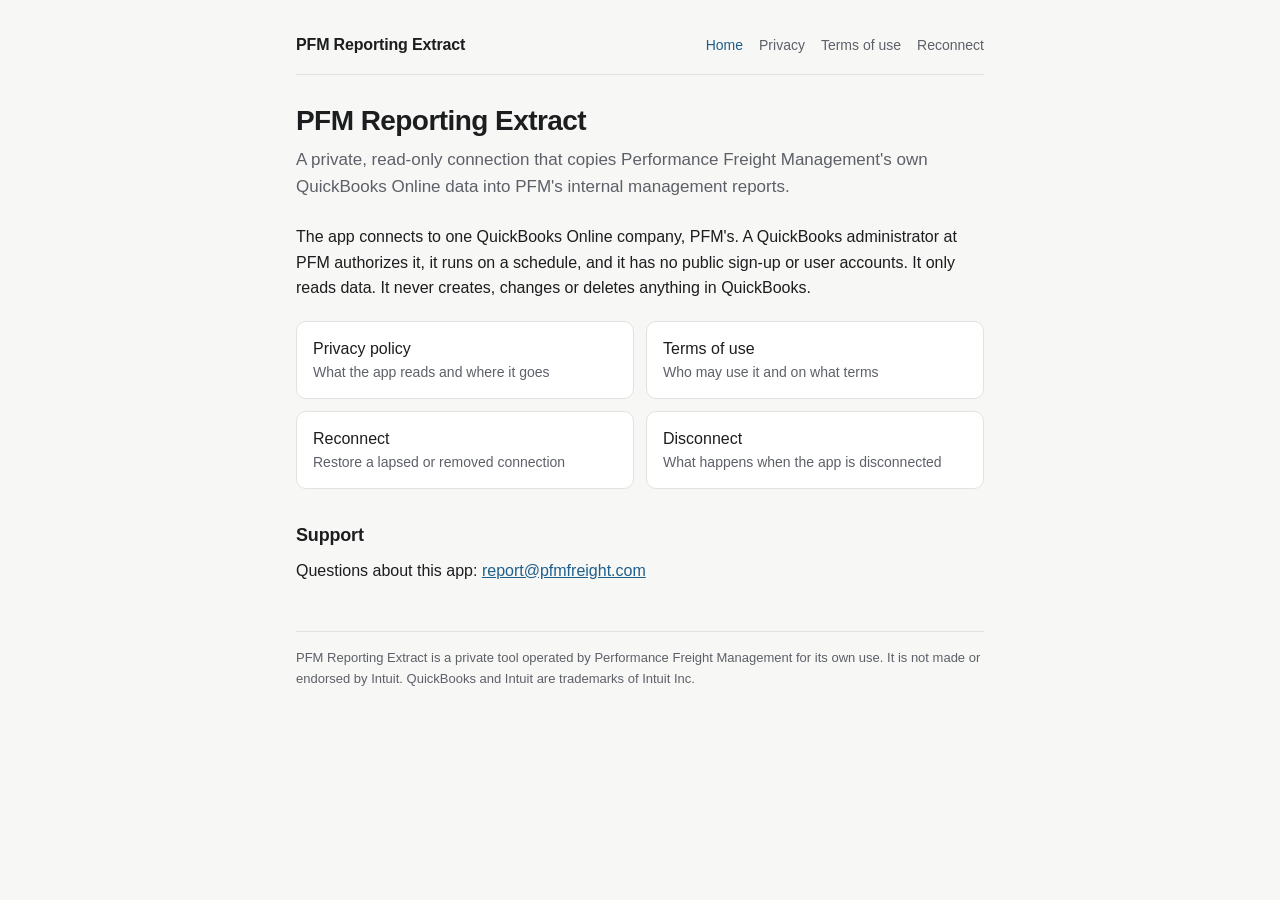
<file: index.html>
<!doctype html>
<html lang="en">
<head>
  <meta charset="utf-8">
  <meta name="viewport" content="width=device-width, initial-scale=1">
  <meta name="robots" content="noindex">
  <meta name="referrer" content="no-referrer">
  <title>PFM Reporting Extract</title>
  <link rel="stylesheet" href="style.css">
</head>
<body>
  <div class="wrap">
    <header class="site">
      <a class="name" href="index.html">PFM Reporting Extract</a>
      <nav aria-label="Site">
      <a href="index.html" aria-current="page">Home</a>
      <a href="privacy.html">Privacy</a>
      <a href="terms.html">Terms of use</a>
      <a href="reconnect.html">Reconnect</a>
      </nav>
    </header>
    <main>

      <h1>PFM Reporting Extract</h1>
      <p class="lede">A private, read-only connection that copies Performance Freight Management's own QuickBooks Online data into PFM's internal management reports.</p>
      <p>The app connects to one QuickBooks Online company, PFM's. A QuickBooks administrator at PFM authorizes it, it runs on a schedule, and it has no public sign-up or user accounts. It only reads data. It never creates, changes or deletes anything in QuickBooks.</p>
      <div class="links">
        <a href="privacy.html">Privacy policy<span>What the app reads and where it goes</span></a>
        <a href="terms.html">Terms of use<span>Who may use it and on what terms</span></a>
        <a href="reconnect.html">Reconnect<span>Restore a lapsed or removed connection</span></a>
        <a href="disconnect.html">Disconnect<span>What happens when the app is disconnected</span></a>
      </div>
      <h2>Support</h2>
      <p>Questions about this app: <a href="mailto:report@pfmfreight.com">report@pfmfreight.com</a></p>

    </main>
    <footer>
      PFM Reporting Extract is a private tool operated by Performance Freight Management for its own use. It is not made or endorsed by Intuit.
      QuickBooks and Intuit are trademarks of Intuit Inc.
    </footer>
  </div>
</body>
</html>
</file>
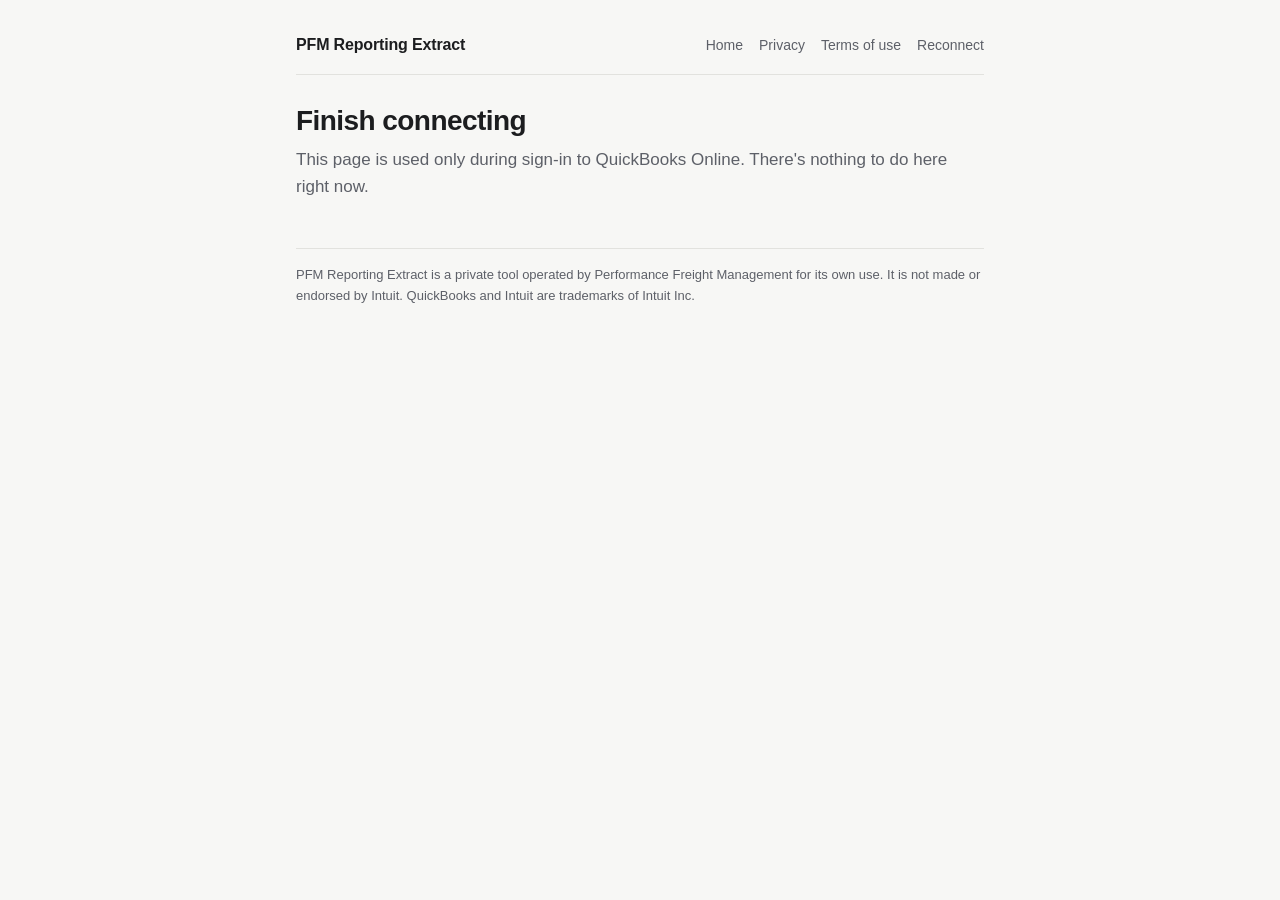
<file: callback.html>
<!doctype html>
<html lang="en">
<head>
  <meta charset="utf-8">
  <meta name="viewport" content="width=device-width, initial-scale=1">
  <meta name="robots" content="noindex">
  <meta name="referrer" content="no-referrer">
  <meta http-equiv="Content-Security-Policy" content="default-src 'none'; style-src 'self' 'unsafe-inline'; script-src 'self'; img-src 'none'; connect-src 'none'; form-action 'none'; base-uri 'none'; frame-ancestors 'none'">
  <title>Finish connecting · PFM Reporting Extract</title>
  <link rel="stylesheet" href="style.css">
</head>
<body>
  <div class="wrap">
    <header class="site">
      <a class="name" href="index.html">PFM Reporting Extract</a>
      <nav aria-label="Site">
      <a href="index.html">Home</a>
      <a href="privacy.html">Privacy</a>
      <a href="terms.html">Terms of use</a>
      <a href="reconnect.html">Reconnect</a>
      </nav>
    </header>
    <main>

      <h1>Finish connecting</h1>
      <div id="has-code" hidden>
        <p class="lede">Copy this address and paste it into the terminal where you ran <code>qbo_extract auth</code>.</p>
        <label for="full-url" class="meta">Address to paste</label>
        <textarea id="full-url" readonly spellcheck="false"></textarea>
        <p><button type="button" id="copy">Copy address</button> <span id="copied" class="meta" role="status" hidden>Copied</span></p>
        <div class="card ok">
          <p style="margin:0">This page only displays the code. It doesn't send it anywhere. The page's security policy blocks it from making any network requests. The code expires within a few minutes and works only once, together with the app's secret.</p>
        </div>
      </div>
      <div id="has-error" class="card warn" hidden>
        <h2>Intuit didn't complete the connection</h2>
        <p id="error-text"></p>
        <p style="margin:0">Run <code>qbo_extract auth</code> again to get a fresh sign-in link.</p>
      </div>
      <div id="no-code" hidden>
        <p class="lede">This page is used only during sign-in to QuickBooks Online. There's nothing to do here right now.</p>
      </div>
      <noscript><p>Copy the full address from your browser's address bar and paste it into the terminal.</p></noscript>

    </main>
    <footer>
      PFM Reporting Extract is a private tool operated by Performance Freight Management for its own use. It is not made or endorsed by Intuit.
      QuickBooks and Intuit are trademarks of Intuit Inc.
    </footer>
  </div>
  <script src="callback.js"></script>
</body>
</html>
</file>
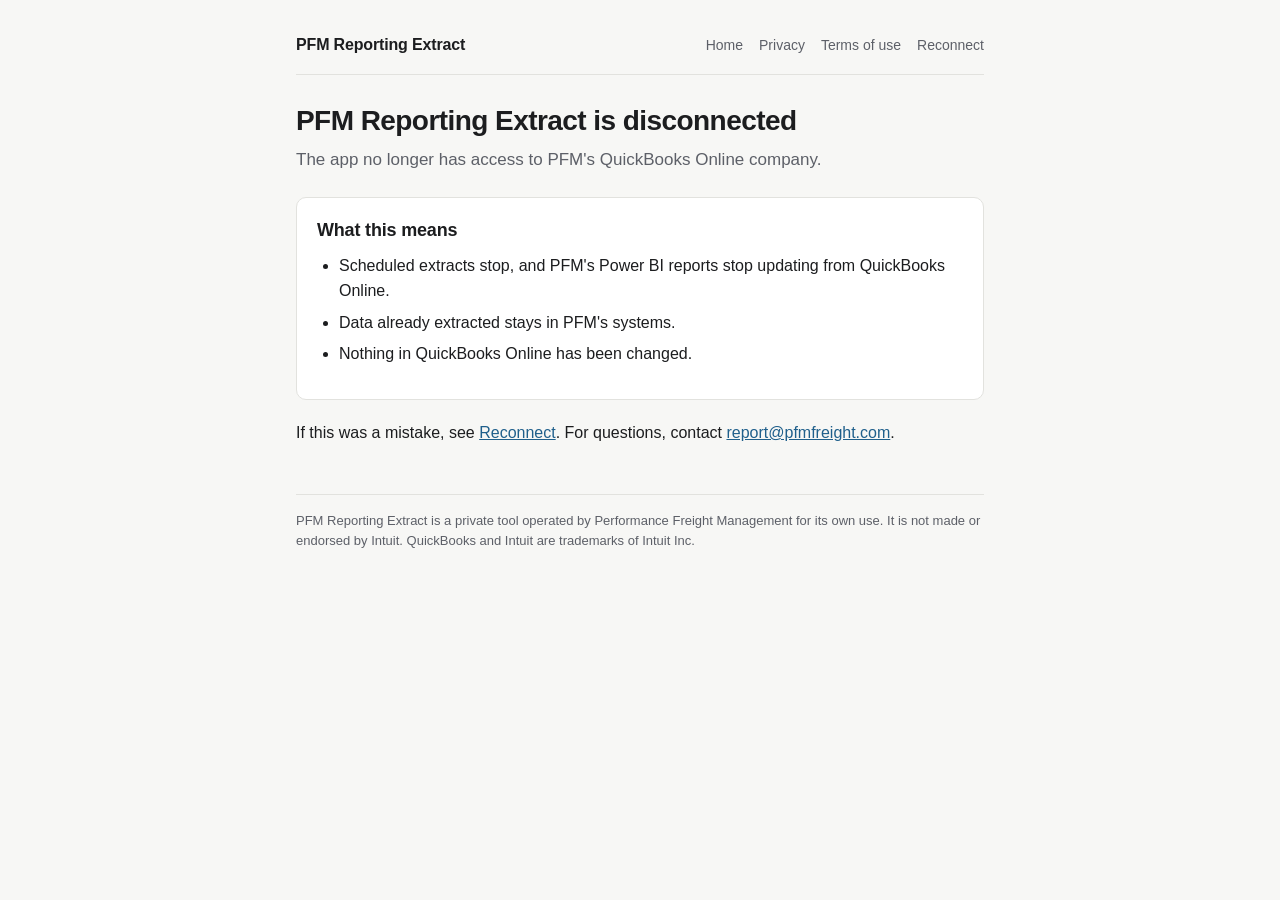
<file: disconnect.html>
<!doctype html>
<html lang="en">
<head>
  <meta charset="utf-8">
  <meta name="viewport" content="width=device-width, initial-scale=1">
  <meta name="robots" content="noindex">
  <meta name="referrer" content="no-referrer">
  <title>Disconnected · PFM Reporting Extract</title>
  <link rel="stylesheet" href="style.css">
</head>
<body>
  <div class="wrap">
    <header class="site">
      <a class="name" href="index.html">PFM Reporting Extract</a>
      <nav aria-label="Site">
      <a href="index.html">Home</a>
      <a href="privacy.html">Privacy</a>
      <a href="terms.html">Terms of use</a>
      <a href="reconnect.html">Reconnect</a>
      </nav>
    </header>
    <main>

      <h1>PFM Reporting Extract is disconnected</h1>
      <p class="lede">The app no longer has access to PFM's QuickBooks Online company.</p>
      <div class="card">
        <h2>What this means</h2>
        <ul>
          <li>Scheduled extracts stop, and PFM's Power BI reports stop updating from QuickBooks Online.</li>
          <li>Data already extracted stays in PFM's systems.</li>
          <li>Nothing in QuickBooks Online has been changed.</li>
        </ul>
      </div>
      <p>If this was a mistake, see <a href="reconnect.html">Reconnect</a>. For questions, contact <a href="mailto:report@pfmfreight.com">report@pfmfreight.com</a>.</p>

    </main>
    <footer>
      PFM Reporting Extract is a private tool operated by Performance Freight Management for its own use. It is not made or endorsed by Intuit.
      QuickBooks and Intuit are trademarks of Intuit Inc.
    </footer>
  </div>
</body>
</html>
</file>
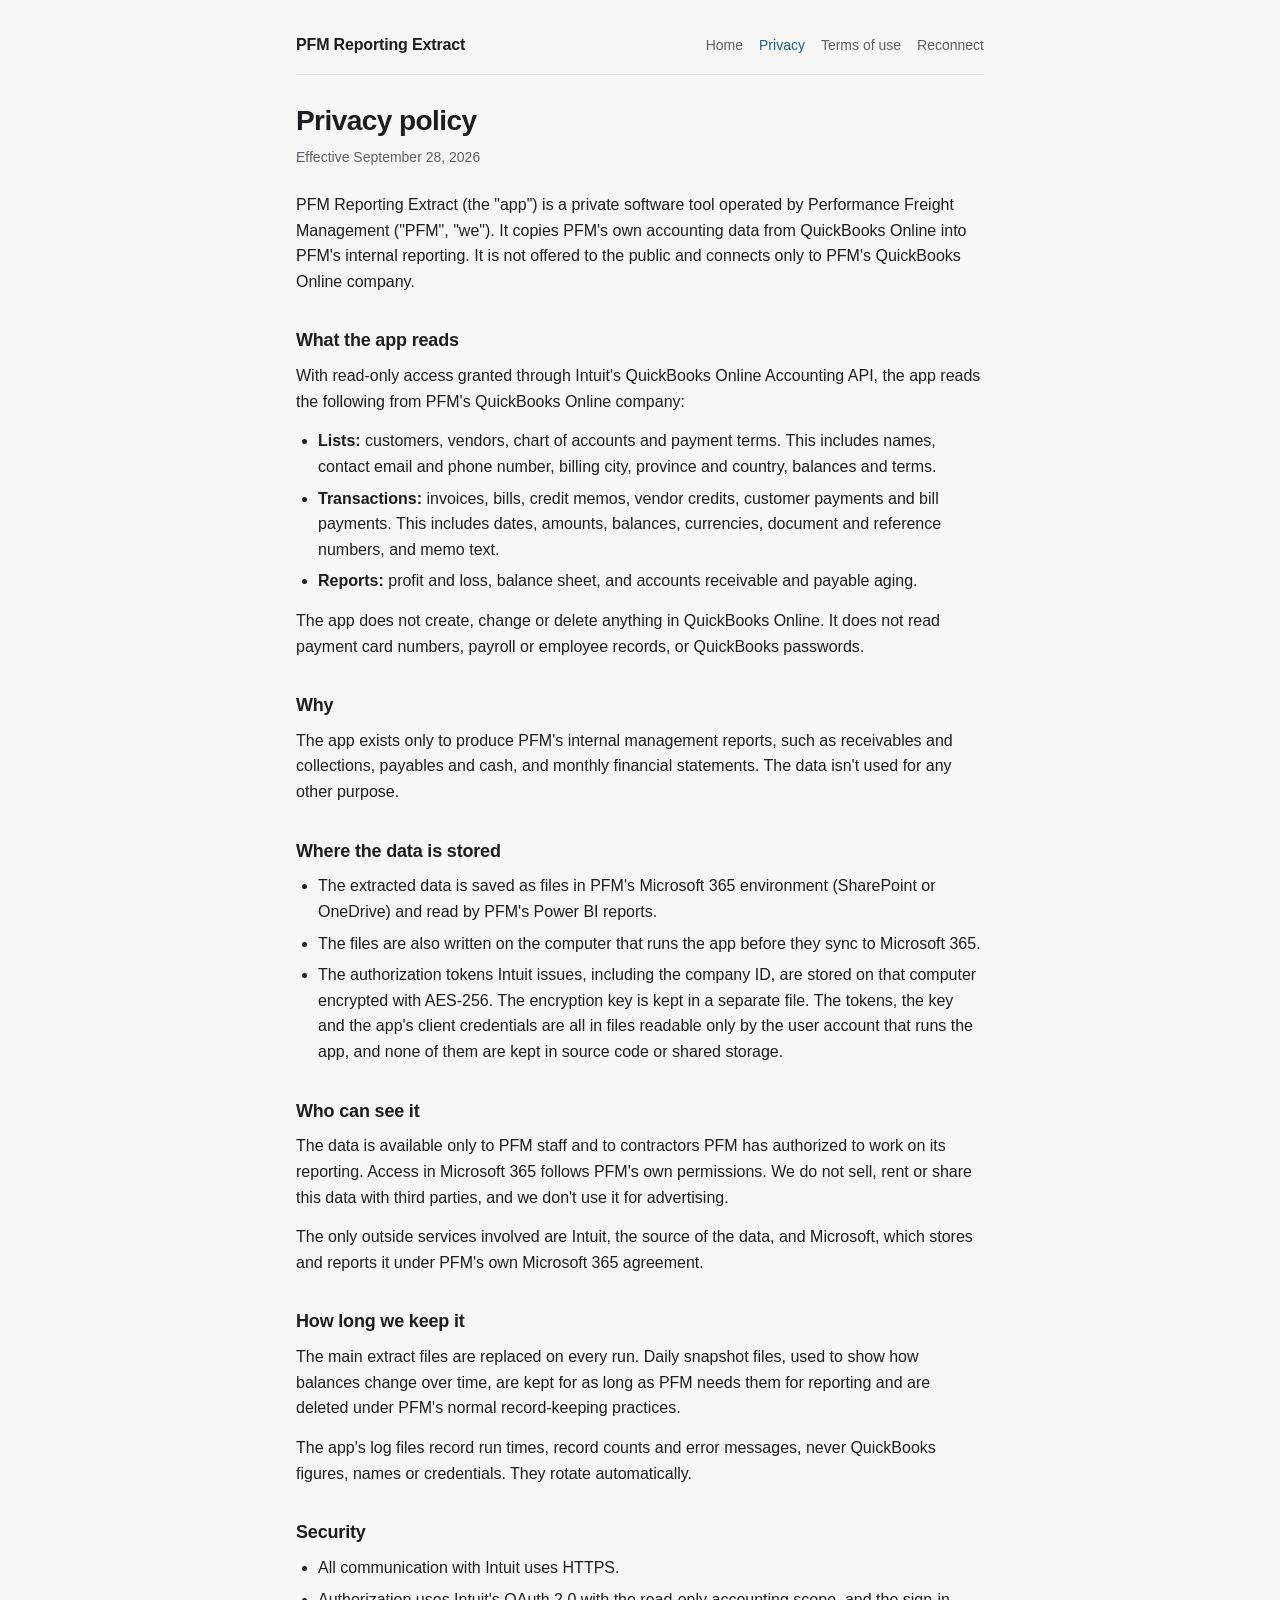
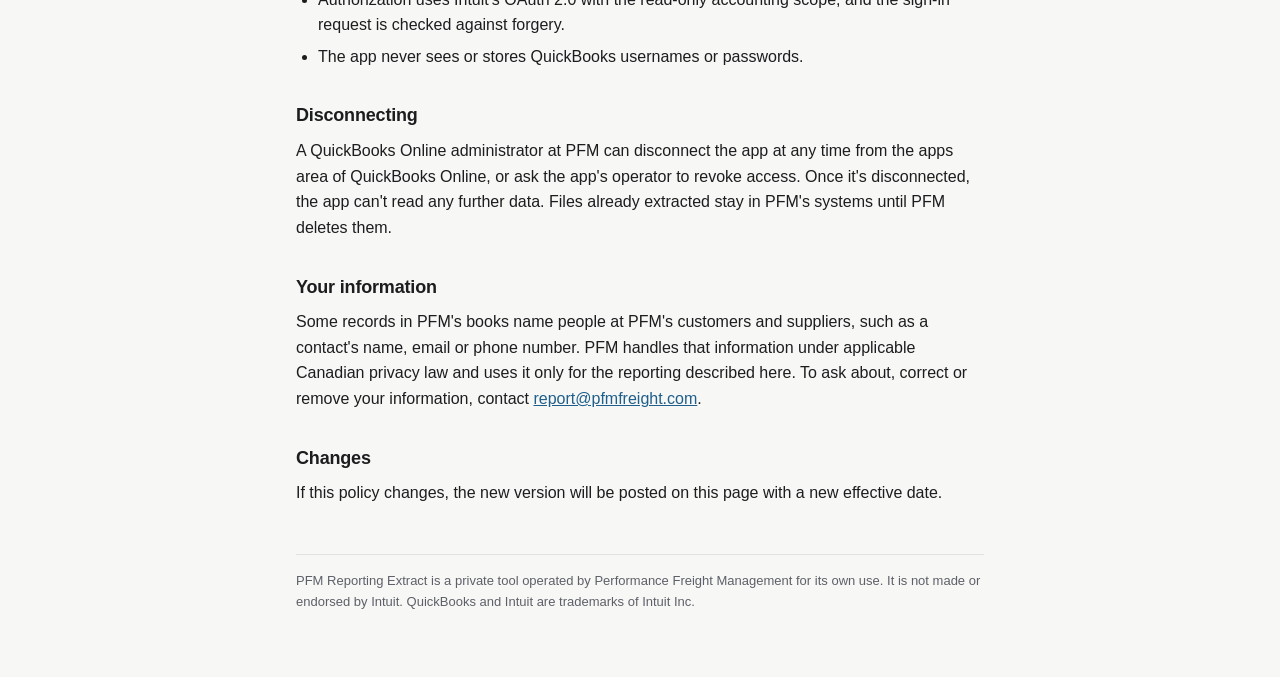
<file: privacy.html>
<!doctype html>
<html lang="en">
<head>
  <meta charset="utf-8">
  <meta name="viewport" content="width=device-width, initial-scale=1">
  <meta name="robots" content="noindex">
  <meta name="referrer" content="no-referrer">
  <title>Privacy policy · PFM Reporting Extract</title>
  <link rel="stylesheet" href="style.css">
</head>
<body>
  <div class="wrap">
    <header class="site">
      <a class="name" href="index.html">PFM Reporting Extract</a>
      <nav aria-label="Site">
      <a href="index.html">Home</a>
      <a href="privacy.html" aria-current="page">Privacy</a>
      <a href="terms.html">Terms of use</a>
      <a href="reconnect.html">Reconnect</a>
      </nav>
    </header>
    <main>

      <h1>Privacy policy</h1>
      <p class="meta">Effective September 28, 2026</p>
      <p>PFM Reporting Extract (the "app") is a private software tool operated by Performance Freight Management ("PFM", "we"). It copies PFM's own accounting data from QuickBooks Online into PFM's internal reporting. It is not offered to the public and connects only to PFM's QuickBooks Online company.</p>

      <h2>What the app reads</h2>
      <p>With read-only access granted through Intuit's QuickBooks Online Accounting API, the app reads the following from PFM's QuickBooks Online company:</p>
      <ul>
        <li><strong>Lists:</strong> customers, vendors, chart of accounts and payment terms. This includes names, contact email and phone number, billing city, province and country, balances and terms.</li>
        <li><strong>Transactions:</strong> invoices, bills, credit memos, vendor credits, customer payments and bill payments. This includes dates, amounts, balances, currencies, document and reference numbers, and memo text.</li>
        <li><strong>Reports:</strong> profit and loss, balance sheet, and accounts receivable and payable aging.</li>
      </ul>
      <p>The app does not create, change or delete anything in QuickBooks Online. It does not read payment card numbers, payroll or employee records, or QuickBooks passwords.</p>

      <h2>Why</h2>
      <p>The app exists only to produce PFM's internal management reports, such as receivables and collections, payables and cash, and monthly financial statements. The data isn't used for any other purpose.</p>

      <h2>Where the data is stored</h2>
      <ul>
        <li>The extracted data is saved as files in PFM's Microsoft 365 environment (SharePoint or OneDrive) and read by PFM's Power BI reports.</li>
        <li>The files are also written on the computer that runs the app before they sync to Microsoft 365.</li>
        <li>The authorization tokens Intuit issues, including the company ID, are stored on that computer encrypted with AES-256. The encryption key is kept in a separate file. The tokens, the key and the app's client credentials are all in files readable only by the user account that runs the app, and none of them are kept in source code or shared storage.</li>
      </ul>

      <h2>Who can see it</h2>
      <p>The data is available only to PFM staff and to contractors PFM has authorized to work on its reporting. Access in Microsoft 365 follows PFM's own permissions. We do not sell, rent or share this data with third parties, and we don't use it for advertising.</p>
      <p>The only outside services involved are Intuit, the source of the data, and Microsoft, which stores and reports it under PFM's own Microsoft 365 agreement.</p>

      <h2>How long we keep it</h2>
      <p>The main extract files are replaced on every run. Daily snapshot files, used to show how balances change over time, are kept for as long as PFM needs them for reporting and are deleted under PFM's normal record-keeping practices.</p>
      <p>The app's log files record run times, record counts and error messages, never QuickBooks figures, names or credentials. They rotate automatically.</p>

      <h2>Security</h2>
      <ul>
        <li>All communication with Intuit uses HTTPS.</li>
        <li>Authorization uses Intuit's OAuth 2.0 with the read-only accounting scope, and the sign-in request is checked against forgery.</li>
        <li>The app never sees or stores QuickBooks usernames or passwords.</li>
      </ul>

      <h2>Disconnecting</h2>
      <p>A QuickBooks Online administrator at PFM can disconnect the app at any time from the apps area of QuickBooks Online, or ask the app's operator to revoke access. Once it's disconnected, the app can't read any further data. Files already extracted stay in PFM's systems until PFM deletes them.</p>

      <h2>Your information</h2>
      <p>Some records in PFM's books name people at PFM's customers and suppliers, such as a contact's name, email or phone number. PFM handles that information under applicable Canadian privacy law and uses it only for the reporting described here. To ask about, correct or remove your information, contact <a href="mailto:report@pfmfreight.com">report@pfmfreight.com</a>.</p>

      <h2>Changes</h2>
      <p>If this policy changes, the new version will be posted on this page with a new effective date.</p>

    </main>
    <footer>
      PFM Reporting Extract is a private tool operated by Performance Freight Management for its own use. It is not made or endorsed by Intuit.
      QuickBooks and Intuit are trademarks of Intuit Inc.
    </footer>
  </div>
</body>
</html>
</file>
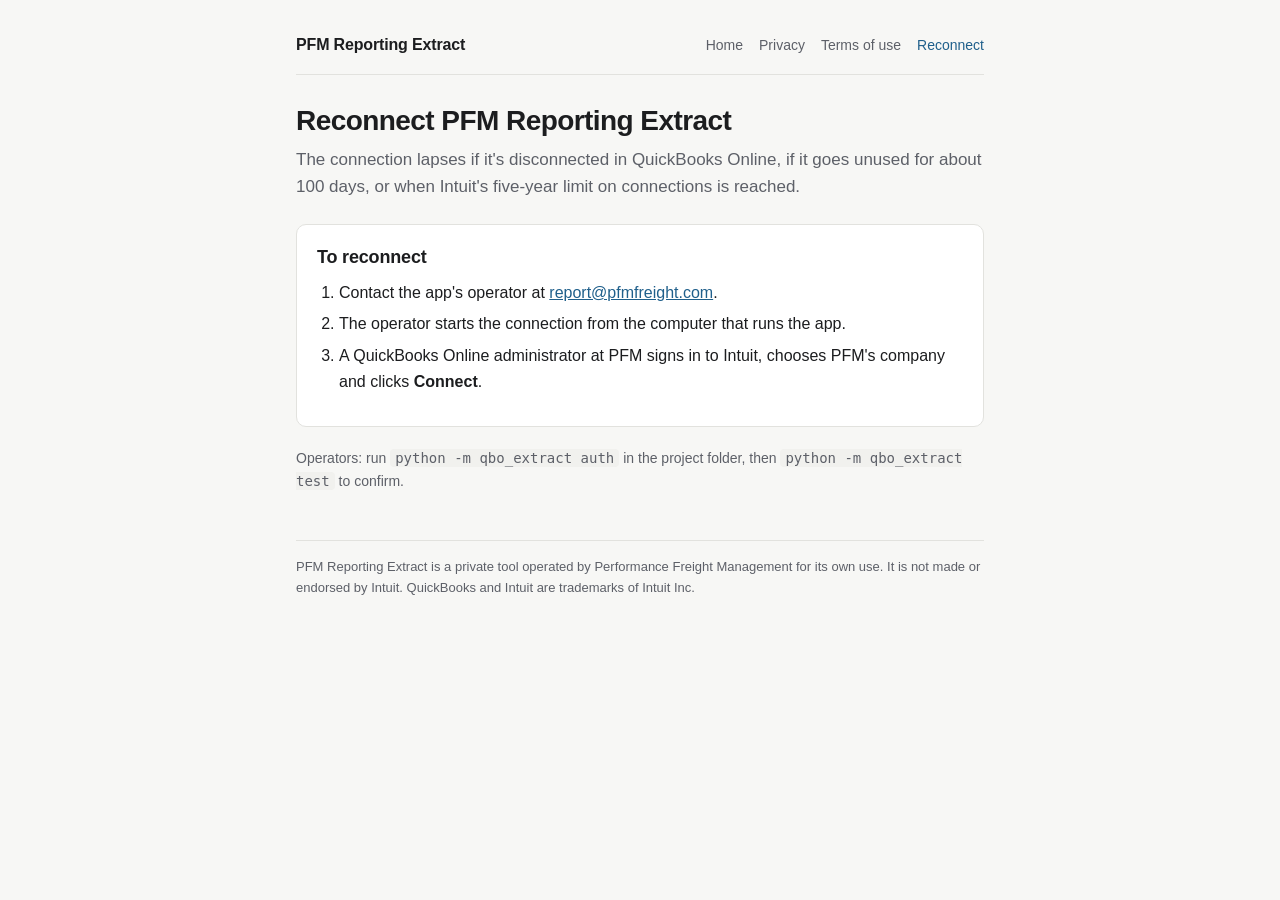
<file: reconnect.html>
<!doctype html>
<html lang="en">
<head>
  <meta charset="utf-8">
  <meta name="viewport" content="width=device-width, initial-scale=1">
  <meta name="robots" content="noindex">
  <meta name="referrer" content="no-referrer">
  <title>Reconnect · PFM Reporting Extract</title>
  <link rel="stylesheet" href="style.css">
</head>
<body>
  <div class="wrap">
    <header class="site">
      <a class="name" href="index.html">PFM Reporting Extract</a>
      <nav aria-label="Site">
      <a href="index.html">Home</a>
      <a href="privacy.html">Privacy</a>
      <a href="terms.html">Terms of use</a>
      <a href="reconnect.html" aria-current="page">Reconnect</a>
      </nav>
    </header>
    <main>

      <h1>Reconnect PFM Reporting Extract</h1>
      <p class="lede">The connection lapses if it's disconnected in QuickBooks Online, if it goes unused for about 100 days, or when Intuit's five-year limit on connections is reached.</p>
      <div class="card">
        <h2>To reconnect</h2>
        <ol>
          <li>Contact the app's operator at <a href="mailto:report@pfmfreight.com">report@pfmfreight.com</a>.</li>
          <li>The operator starts the connection from the computer that runs the app.</li>
          <li>A QuickBooks Online administrator at PFM signs in to Intuit, chooses PFM's company and clicks <strong>Connect</strong>.</li>
        </ol>
      </div>
      <p class="meta">Operators: run <code>python -m qbo_extract auth</code> in the project folder, then <code>python -m qbo_extract test</code> to confirm.</p>

    </main>
    <footer>
      PFM Reporting Extract is a private tool operated by Performance Freight Management for its own use. It is not made or endorsed by Intuit.
      QuickBooks and Intuit are trademarks of Intuit Inc.
    </footer>
  </div>
</body>
</html>
</file>
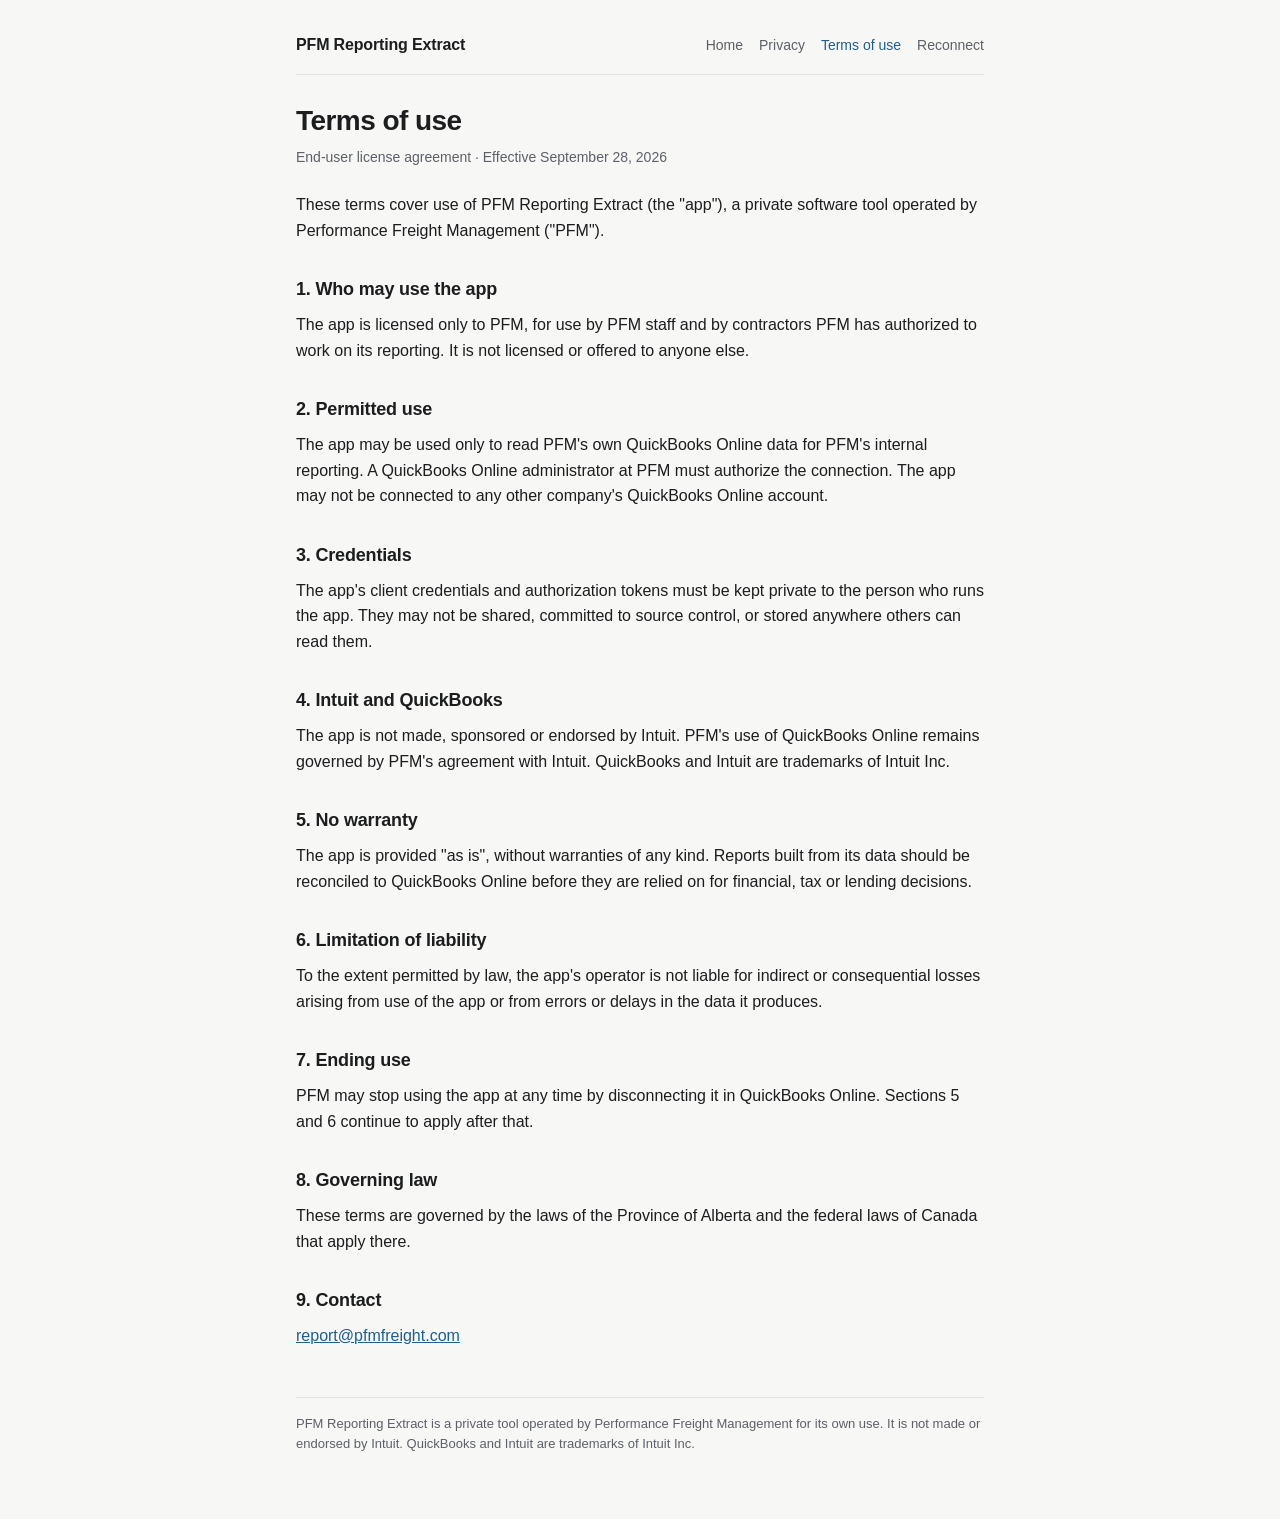
<file: terms.html>
<!doctype html>
<html lang="en">
<head>
  <meta charset="utf-8">
  <meta name="viewport" content="width=device-width, initial-scale=1">
  <meta name="robots" content="noindex">
  <meta name="referrer" content="no-referrer">
  <title>Terms of use · PFM Reporting Extract</title>
  <link rel="stylesheet" href="style.css">
</head>
<body>
  <div class="wrap">
    <header class="site">
      <a class="name" href="index.html">PFM Reporting Extract</a>
      <nav aria-label="Site">
      <a href="index.html">Home</a>
      <a href="privacy.html">Privacy</a>
      <a href="terms.html" aria-current="page">Terms of use</a>
      <a href="reconnect.html">Reconnect</a>
      </nav>
    </header>
    <main>

      <h1>Terms of use</h1>
      <p class="meta">End-user license agreement · Effective September 28, 2026</p>
      <p>These terms cover use of PFM Reporting Extract (the "app"), a private software tool operated by Performance Freight Management ("PFM").</p>

      <h2>1. Who may use the app</h2>
      <p>The app is licensed only to PFM, for use by PFM staff and by contractors PFM has authorized to work on its reporting. It is not licensed or offered to anyone else.</p>

      <h2>2. Permitted use</h2>
      <p>The app may be used only to read PFM's own QuickBooks Online data for PFM's internal reporting. A QuickBooks Online administrator at PFM must authorize the connection. The app may not be connected to any other company's QuickBooks Online account.</p>

      <h2>3. Credentials</h2>
      <p>The app's client credentials and authorization tokens must be kept private to the person who runs the app. They may not be shared, committed to source control, or stored anywhere others can read them.</p>

      <h2>4. Intuit and QuickBooks</h2>
      <p>The app is not made, sponsored or endorsed by Intuit. PFM's use of QuickBooks Online remains governed by PFM's agreement with Intuit. QuickBooks and Intuit are trademarks of Intuit Inc.</p>

      <h2>5. No warranty</h2>
      <p>The app is provided "as is", without warranties of any kind. Reports built from its data should be reconciled to QuickBooks Online before they are relied on for financial, tax or lending decisions.</p>

      <h2>6. Limitation of liability</h2>
      <p>To the extent permitted by law, the app's operator is not liable for indirect or consequential losses arising from use of the app or from errors or delays in the data it produces.</p>

      <h2>7. Ending use</h2>
      <p>PFM may stop using the app at any time by disconnecting it in QuickBooks Online. Sections 5 and 6 continue to apply after that.</p>

      <h2>8. Governing law</h2>
      <p>These terms are governed by the laws of the Province of Alberta and the federal laws of Canada that apply there.</p>

      <h2>9. Contact</h2>
      <p><a href="mailto:report@pfmfreight.com">report@pfmfreight.com</a></p>

    </main>
    <footer>
      PFM Reporting Extract is a private tool operated by Performance Freight Management for its own use. It is not made or endorsed by Intuit.
      QuickBooks and Intuit are trademarks of Intuit Inc.
    </footer>
  </div>
</body>
</html>
</file>
<file: style.css>
:root {
  --bg: #f7f7f5;
  --surface: #ffffff;
  --text: #1c1d1f;
  --muted: #5d6068;
  --border: #e2e2de;
  --accent: #1f5f8b;
  --accent-soft: #e7f0f6;
  --ok: #1e6b3a;
  --ok-soft: #e6f3ea;
  --warn: #8a4b0f;
  --warn-soft: #fbf0e3;
  --code-bg: #f1f1ee;
}
@media (prefers-color-scheme: dark) {
  :root {
    --bg: #141517;
    --surface: #1c1d20;
    --text: #e8e8e6;
    --muted: #a3a6ad;
    --border: #2e3035;
    --accent: #7db4dc;
    --accent-soft: #1d2a34;
    --ok: #86c79c;
    --ok-soft: #18291e;
    --warn: #e0a869;
    --warn-soft: #2e2317;
    --code-bg: #25272b;
  }
}
* { box-sizing: border-box; }
html { -webkit-text-size-adjust: 100%; }
body {
  margin: 0;
  background: var(--bg);
  color: var(--text);
  font: 16px/1.6 -apple-system, BlinkMacSystemFont, "Segoe UI", Roboto, "Helvetica Neue", Arial, sans-serif;
}
.wrap { max-width: 720px; margin: 0 auto; padding: 32px 16px 64px; }
header.site {
  display: flex; align-items: baseline; justify-content: space-between; flex-wrap: wrap; gap: 8px 16px;
  padding-bottom: 16px; margin-bottom: 28px; border-bottom: 1px solid var(--border);
}
header.site a.name { font-weight: 650; color: var(--text); text-decoration: none; letter-spacing: -0.01em; }
header.site nav { display: flex; gap: 16px; flex-wrap: wrap; font-size: 14px; }
header.site nav a { color: var(--muted); text-decoration: none; }
header.site nav a:hover, header.site nav a[aria-current="page"] { color: var(--accent); }
h1 { font-size: 28px; line-height: 1.25; letter-spacing: -0.02em; margin: 0 0 8px; }
h2 { font-size: 18px; margin: 32px 0 8px; letter-spacing: -0.01em; }
p, ul, ol { margin: 0 0 14px; }
ul, ol { padding-left: 22px; }
li { margin-bottom: 6px; }
a { color: var(--accent); }
.lede { color: var(--muted); font-size: 17px; margin-bottom: 24px; }
.meta { color: var(--muted); font-size: 14px; margin-bottom: 24px; }
.card {
  background: var(--surface); border: 1px solid var(--border); border-radius: 10px;
  padding: 18px 20px; margin: 20px 0;
}
.card.ok { background: var(--ok-soft); border-color: transparent; }
.card.warn { background: var(--warn-soft); border-color: transparent; }
.card h2 { margin-top: 0; }
code, textarea {
  font-family: ui-monospace, SFMono-Regular, Menlo, Consolas, monospace; font-size: 14px;
}
code { background: var(--code-bg); padding: 1px 5px; border-radius: 4px; }
textarea {
  width: 100%; min-height: 110px; resize: vertical; padding: 12px; margin: 4px 0 12px;
  border: 1px solid var(--border); border-radius: 8px; background: var(--code-bg); color: var(--text);
  word-break: break-all;
}
button {
  font: inherit; font-weight: 600; cursor: pointer; border: 0; border-radius: 8px;
  padding: 10px 18px; background: var(--accent); color: var(--surface);
}
button:focus-visible, a:focus-visible, textarea:focus-visible { outline: 2px solid var(--accent); outline-offset: 2px; }
.links { display: grid; grid-template-columns: repeat(auto-fit, minmax(260px, 1fr)); gap: 12px; margin: 20px 0; }
.links a {
  display: block; padding: 14px 16px; border: 1px solid var(--border); border-radius: 10px;
  background: var(--surface); text-decoration: none; color: var(--text);
}
.links a span { display: block; color: var(--muted); font-size: 14px; }
footer { margin-top: 48px; padding-top: 16px; border-top: 1px solid var(--border); color: var(--muted); font-size: 13px; }
[hidden] { display: none !important; }
</file>
